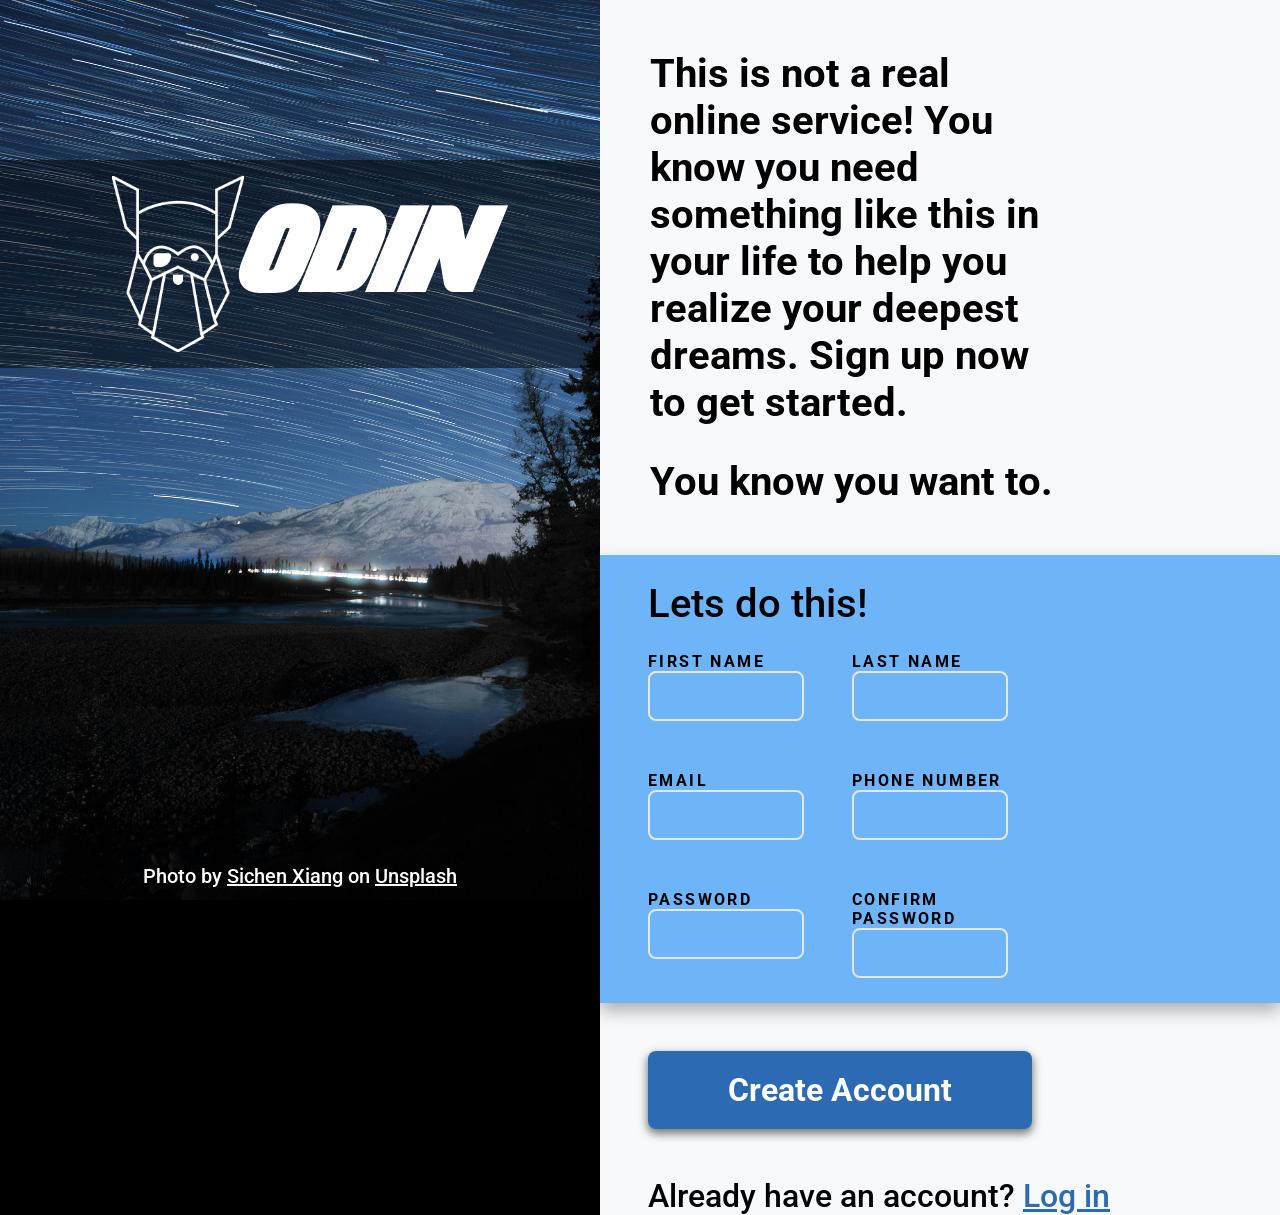
<file: index.html>
<!DOCTYPE html>
<html lang="en">
<head>
    <meta charset="UTF-8">
    <meta name="viewport" content="width=device-width, initial-scale=1.0">
    <title>Document</title>
    <link rel="stylesheet" href="./style.css">

    <link rel="preconnect" href="https://fonts.googleapis.com">
    <link rel="preconnect" href="https://fonts.gstatic.com" crossorigin>
    <link href="https://fonts.googleapis.com/css2?family=Roboto:ital,wght@0,100..900;1,100..900&display=swap" rel="stylesheet">

</head>

<body>
    <div class="imgContainer">
        <img class="bg-image" src="./images/sichen-xiang-hNuj3VEpScw-unsplash.jpg">
        
        <div class="odin-banner">
            <img class="odin-logo" src="./images/odin-lined.png">
            <p class="odin-text">ODIN</p>            
        </div>

        <small class="img-credit">
            Photo by
            <a href="https://unsplash.com/@imseason?utm_source=unsplash&utm_medium=referral&utm_content=creditCopyText">
            Sichen Xiang</a> on 
            <a href="https://unsplash.com/photos/star-trails-over-snowy-mountain-range-hNuj3VEpScw?utm_source=unsplash&utm_medium=referral&utm_content=creditCopyText">
            Unsplash</a>
        </small>
    </div>
    
    <div class="pageBox">
        <div class="textRow">
            <blockquote>
            <p>This is not a real online service! You know you need something like
            this in your life to help you realize your deepest dreams. Sign up now to 
            get started.</p>
            
            <p>You know you want to.</p>
            </blockquote>
        </div>

        <form id="signupForm" action="https://httpbin.org/post" method="post">
            <h1> Lets do this!</h1>
            <div class="formRow">
                <p class="inputField">
                <label for="firstName">FIRST NAME</label>
                <input type="text" id="firstName"name="firstName" required/>
                </p>

                <p class="inputField">
                <label for="lastName">LAST NAME</label>
                <input type="text" id="lastName"name="lastName" required/>
                </p>
            </div>

            <div class="formRow">
                <p class="inputField">
                <label for="email">EMAIL</label>
                <input type="email" id="email" name="email" required/>
                </p>

                <p class="inputField">
                <label for="phone">PHONE NUMBER</label>
                <input type="tel" id="phone" name="phone"
                pattern="^((((\+44\s?([0-6]|[8-9])\d{3}|\(?0([0-6]|[8-9])\d{3}\)?)\s?\d{3}\s?(\d{2}|\d{3}))|((\+44\s?([0-6]|[8-9])\d{3}|\(?0([0-6]|[8-9])\d{3}\)?)\s?\d{3}\s?(\d{4}|\d{3}))|((\+44\s?([0-6]|[8-9])\d{1}|\(?0([0-6]|[8-9])\d{1}\)?)\s?\d{4}\s?(\d{4}|\d{3}))|((\+44\s?\d{4}|\(?0\d{4}\)?)\s?\d{3}\s?\d{3})|((\+44\s?\d{3}|\(?0\d{3}\)?)\s?\d{3}\s?\d{4})|((\+44\s?\d{2}|\(?0\d{2}\)?)\s?\d{4}\s?\d{4})))(?:[\s\-]?(?:x|ext\.?|#)\d{3,4})?$"
                title="Enter a valid UK phone number"
                required />
                </p>
            </div>

            <div class="formRow">
                <p class="inputField">
                <label for="pass1">PASSWORD</label>
                <input type="password" id="pass1" name="pass1" minlength="3"
                 maxlength="20" required/>
                </p>

                <p class="inputField">
                <label for="pass2">CONFIRM PASSWORD</label>
                <input type="password" id="pass2" name="pass2" minlength="3"
                maxlength="20" required/>
                </p>
            </div>
        </form>

        <div class="submitRow">
            <button type="submit" form="signupForm" class="submitBtn"> 
            Create Account
            </button>
            <p> Already have an account? <a href=""> Log in </a></p>
        </div>
    
    </div>

</body>

</html>
</file>
<file: style.css>
@font-face {
    font-family: 'Longhaul';
    src: url('./fonts/Longhaul.woff2') format('woff2');
    font-weight: normal;
    font-style: normal;
    font-display: swap;
}

:root{
    --screen-width: 100vw;
    --img-ratio:calc(2/3);
    --image-width: calc(100vh * var(--img-ratio));
    --form-background:#6eb4f9;
    --link-background:#2c6bb3;
}

*, *::before, *::after {
    box-sizing:border-box;
    margin:0;
    padding:0;
}


body {
    background:black;
    font-family:Roboto;
    font-weight:bold;
    color:white;
    max-width:var(--screen-width);
    display:flex;
    min-height:100vh;
}

.imgContainer {
    height:100%;
    min-width: var(--image-width);
    position:relative;
}

.bg-image {
    max-height:100vh;
    width:100%;
}

.odin-banner {
    background:hsl(0 0% 0% / 0.5);
    position:absolute;
    top:10rem;
    min-width:100%;
    height:13rem;
    display:flex;
    justify-content:center;
    align-items:center;
    padding:1rem;
}


.odin-logo {
    height:100%;
    width:auto;
}

.odin-text {
    font-family:"Longhaul";
    font-size:7rem;
}

.img-credit{
    position: absolute;
    bottom: 1rem;
    left: 0;
    right: 0;
    text-align: center;
    font-size:1.25rem;
    font-weight:500;
    color:white;
}

.img-credit a{
    color:white;
}



.pageBox {
    display:flex;
    flex-direction:column;
}

.textRow{
    background:#f8f9fb;
    width:100%;
    flex:1;
    display:flex;
    align-items:center;
}

blockquote {
    color:rgb(0, 0, 0);
    font-size:2.5rem;
    width:60%;
    margin:50px;
}

blockquote p {
    text-wrap:balanced;
}

blockquote p + p {
    margin-top:2rem;
}

form{
    font-family:inherit;
    background:var(--form-background);
    color:black;
    position:relative;
    box-shadow: 0 8px 16px rgba(0, 0, 0, 0.3);
    width:100%;
    flex:1;
}

h1 {
    width:60%;
    color:black;
    font-weight:500;
    font-size:2.5rem;
    margin:25px 0 0 3rem;
}

.formRow {
    width:60%;
    display:flex;
}

.inputField {
    flex:1;
    min-width:0;
    display:flex;
    flex-direction:column;
    margin:25px 0 25px 3rem;
}

label {
    letter-spacing:0.15rem;
    font-size:1rem;
    font-weight:700;
    color:black;
}

input {
    font-family:inherit;
    width:100%;
    font-size:2rem;
    padding:0.25rem;
    background:var(--form-background);
    color:#1f2937;
    border:2px solid #e5e7eb;
    border-radius:8px;
    outline:none;
}

input:focus {
    border-color: #3b64e0;
    box-shadow: 0 4px 10px rgba(0, 0, 0, 0.5);
}

input:user-valid {
    border-color:rgb(0, 255, 0);
}

input:user-invalid {
    border-color: #c0392b;
}

.submitRow {
    font-size:3rem;
    background: #f8f9fb;
    color:black;
    width:100%;
    flex:1;
}

.submitRow .submitBtn {
    width:auto;
    font-family:inherit;
    font-size: 2rem;
    font-weight:700;
    background: var(--link-background);
    color:white;
    margin: 3rem 0 0 3rem;
    padding: 1.25rem 5rem;
    border:none;
    border-radius: 0.5rem;
    box-shadow: 0 4px 8px 1px rgba(0, 0, 0, 0.5);
}

.submitRow p {
    font-weight:500;
    font-size:2rem;
    margin: 3rem 0 0 3rem;
}

.submitRow a {
    color:var(--link-background);
}
</file>
